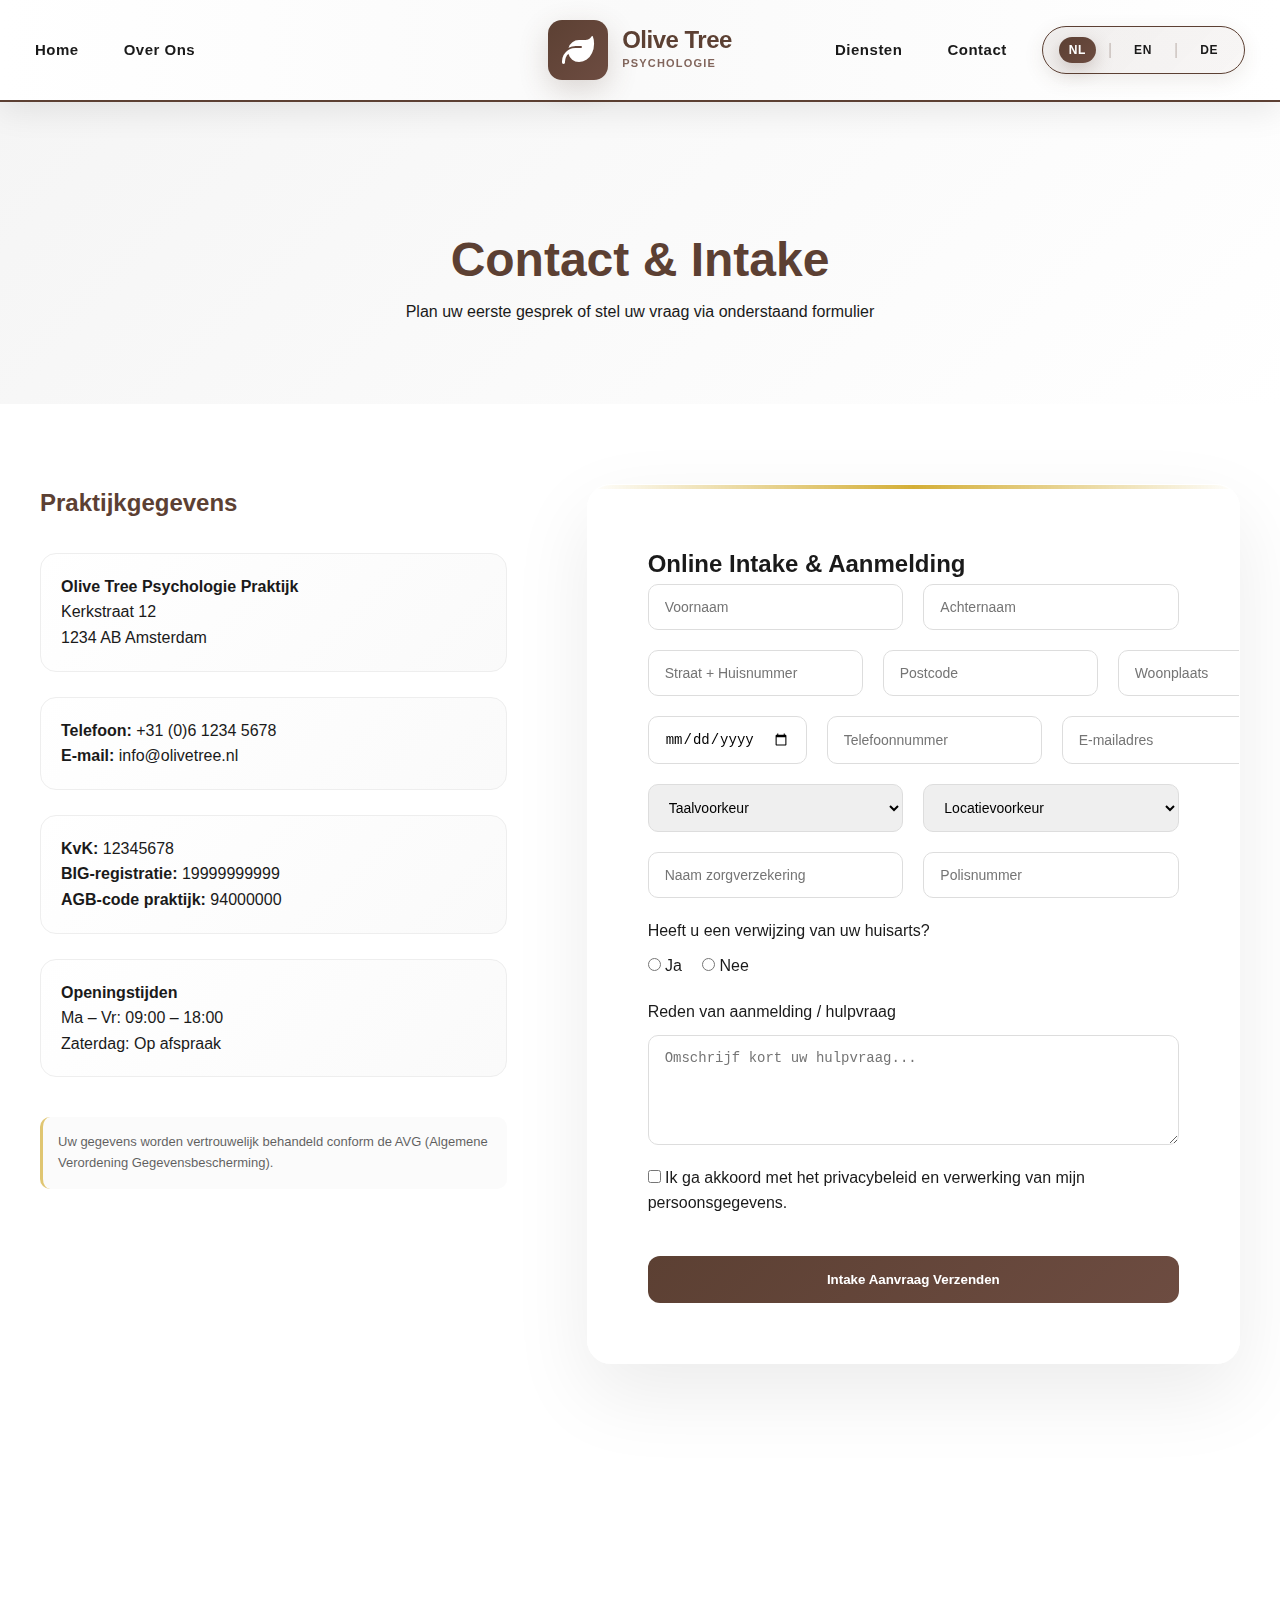
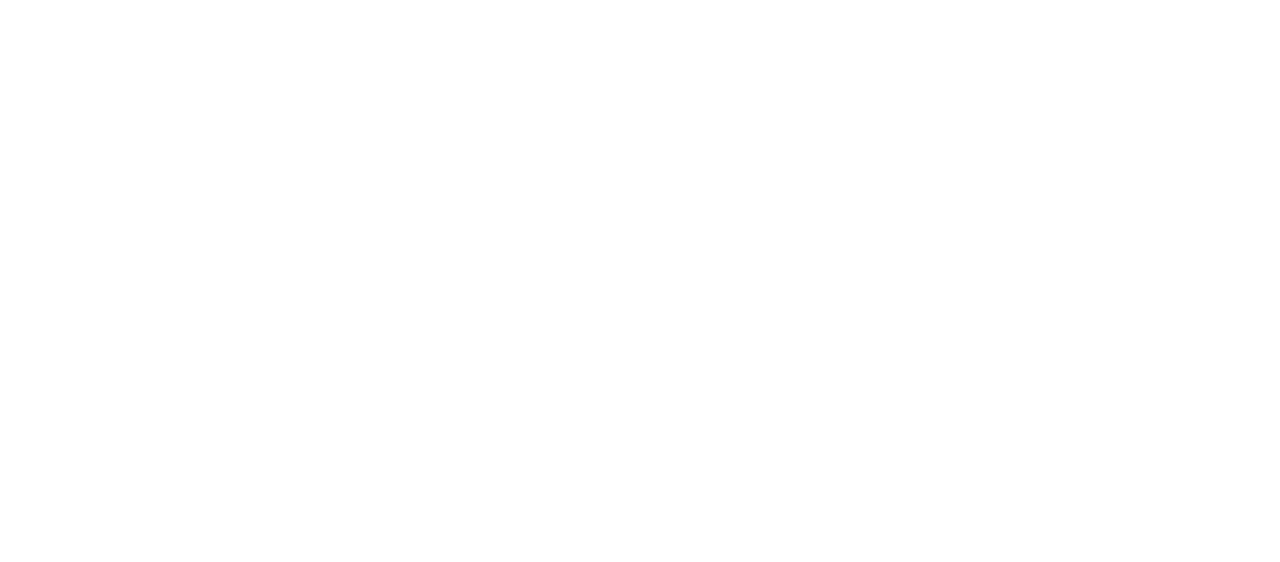
<file: contact.html>
<!DOCTYPE html>
<html lang="nl">
<head>
    <meta charset="UTF-8">
    <meta name="viewport" content="width=device-width, initial-scale=1.0">
    <title>Olive Tree - Premium Navigation</title>
    <link rel="stylesheet" href="css/styles.css">
    <link rel="stylesheet" href="https://cdnjs.cloudflare.com/ajax/libs/font-awesome/6.4.0/css/all.min.css">
</head>
<body>
    <!-- ULTRA LUXURY PREMIUM NAVIGATION BAR -->
    <nav class="navbar">
        <div class="navbar-container">
            
            <!-- LEFT SECTION: Home & Over Ons -->
            <div class="navbar-section navbar-left-section">
                <ul class="nav-menu">
                    <li class="nav-item">
                        <a href="index.html" class="nav-link">Home</a>
                    </li>
                    <li class="nav-item">
                        <a href="overons.html" class="nav-link">Over Ons</a>
                    </li>
                </ul>
            </div>

            <!-- CENTER SECTION: Logo -->
            <div class="navbar-section navbar-center-section">
                <a href="#" class="navbar-logo">
                    <div class="logo-wrapper">
                        <div class="logo-icon">
                            <i class="fas fa-leaf"></i>
                        </div>
                        <div class="logo-content">
                            <h1 class="logo-title">Olive Tree</h1>
                            <p class="logo-subtitle">Psychologie</p>
                        </div>
                    </div>
                </a>
            </div>

            <!-- RIGHT SECTION: Diensten, Contact & Language -->
            <div class="navbar-section navbar-right-section">
                <ul class="nav-menu">
                    <li class="nav-item">
                        <a href="diensten.html" class="nav-link">Diensten</a>
                    </li>
                    <li class="nav-item">
                        <a href="contact.html" class="nav-link">Contact</a>
                    </li>
                </ul>

                <!-- Language Switcher Desktop -->
                <div class="language-switcher-desktop">
                    <button class="lang-btn-desktop active" data-lang="nl" title="Nederlands">
                        <span>NL</span>
                    </button>
                    <span class="lang-divider">|</span>
                    <button class="lang-btn-desktop" data-lang="en" title="English">
                        <span>EN</span>
                    </button>
                    <span class="lang-divider">|</span>
                    <button class="lang-btn-desktop" data-lang="de" title="Deutsch">
                        <span>DE</span>
                    </button>
                </div>
            </div>

            <!-- HAMBURGER MENU (Mobile) -->
            <button class="hamburger" id="hamburger" type="button" aria-label="Menu" aria-expanded="false">
                <span class="hamburger-line"></span>
                <span class="hamburger-line"></span>
                <span class="hamburger-line"></span>
            </button>
        </div>
    </nav>

    <!-- MOBILE MENU OVERLAY -->
    <div class="mobile-menu-overlay" id="mobileMenuOverlay">
        <!-- Mobile Menu Header with Logo -->
        <div class="mobile-menu-header">
            <div class="mobile-logo">
                <div class="mobile-logo-icon">
                    <i class="fas fa-leaf"></i>
                </div>
                <div class="mobile-logo-text">
                    <h2>Olive Tree</h2>
                    <p>Psychologie Praktijk</p>
                </div>
            </div>
            <button class="mobile-menu-close" id="closeMenuBtn" type="button" aria-label="Sluit menu">
                <i class="fas fa-times"></i>
            </button>
        </div>

        <!-- Mobile Navigation Menu -->
        <nav class="mobile-navigation">
            <ul class="mobile-nav-list">
                <li class="mobile-nav-item">
                    <a href="index.html" class="mobile-nav-link">
                        <i class="fas fa-home"></i>
                        <span>Home</span>
                        <i class="fas fa-chevron-right"></i>
                    </a>
                </li>
                <li class="mobile-nav-item">
                    <a href="overons.html" class="mobile-nav-link">
                        <i class="fas fa-user-circle"></i>
                        <span>Over Ons</span>
                        <i class="fas fa-chevron-right"></i>
                    </a>
                </li>
                <li class="mobile-nav-item">
                    <a href="Diensten.html" class="mobile-nav-link">
                        <i class="fas fa-spa"></i>
                        <span>Diensten</span>
                        <i class="fas fa-chevron-right"></i>
                    </a>
                </li>
                <li class="mobile-nav-item">
                    <a href="contact.html" class="mobile-nav-link">
                        <i class="fas fa-envelope"></i>
                        <span>Contact</span>
                        <i class="fas fa-chevron-right"></i>
                    </a>
                </li>
            </ul>
        </nav>

        <!-- Divider -->
        <div class="mobile-menu-divider"></div>

        <!-- Mobile Language Section -->
        <div class="mobile-language-section">
            <h3 class="mobile-lang-heading">Kies Taal</h3>
            <div class="mobile-lang-buttons">
                <button class="mobile-lang-btn active" data-lang="nl">
                    <span class="lang-emoji">🇳🇱</span>
                    <span class="lang-label">Nederlands</span>
                </button>
                <button class="mobile-lang-btn" data-lang="en">
                    <span class="lang-emoji">🇬🇧</span>
                    <span class="lang-label">English</span>
                </button>
                <button class="mobile-lang-btn" data-lang="de">
                    <span class="lang-emoji">🇩🇪</span>
                    <span class="lang-label">Deutsch</span>
                </button>
            </div>
        </div>

        <!-- Mobile Social Section -->
        <div class="mobile-social-section">
            <div class="mobile-social-links">
                <a href="#" class="mobile-social-icon" title="Facebook">
                    <i class="fab fa-facebook-f"></i>
                </a>
                <a href="#" class="mobile-social-icon" title="Instagram">
                    <i class="fab fa-instagram"></i>
                </a>
                <a href="#" class="mobile-social-icon" title="LinkedIn">
                    <i class="fab fa-linkedin-in"></i>
                </a>
            </div>
        </div>

        <!-- Mobile Footer -->
        <div class="mobile-menu-footer">
            <p class="mobile-copyright">&copy; 2026 Olive Tree. Alle rechten voorbehouden.</p>
            <p class="mobile-contact-info">+31 (0)6 1234 5678</p>
        </div>
    </div>

    <section class="contact-hero">
    <div class="contact-hero-inner">
        <h1>Contact & Intake</h1>
        <p>Plan uw eerste gesprek of stel uw vraag via onderstaand formulier</p>
    </div>
</section>

<section class="contact-layout">

    <!-- LEFT SIDE – PRAKTIJKGEGEVENS -->
    <div class="contact-info">

        <h2>Praktijkgegevens</h2>

        <div class="info-block">
            <h4>Olive Tree Psychologie Praktijk</h4>
            <p>Kerkstraat 12<br>
            1234 AB Amsterdam</p>
        </div>

        <div class="info-block">
            <p><strong>Telefoon:</strong> +31 (0)6 1234 5678</p>
            <p><strong>E-mail:</strong> info@olivetree.nl</p>
        </div>

        <div class="info-block">
            <p><strong>KvK:</strong> 12345678</p>
            <p><strong>BIG-registratie:</strong> 19999999999</p>
            <p><strong>AGB-code praktijk:</strong> 94000000</p>
        </div>

        <div class="info-block">
            <h4>Openingstijden</h4>
            <p>Ma – Vr: 09:00 – 18:00</p>
            <p>Zaterdag: Op afspraak</p>
        </div>

        <div class="privacy-note">
            <p>Uw gegevens worden vertrouwelijk behandeld conform de AVG (Algemene Verordening Gegevensbescherming).</p>
        </div>

    </div>

    <!-- RIGHT SIDE – UITGEBREID INTAKE FORMULIER -->
    <div class="contact-form-wrapper">

        <h2>Online Intake & Aanmelding</h2>

        <form class="intake-form">

            <!-- NAW -->
            <div class="form-row">
                <input type="text" placeholder="Voornaam" required>
                <input type="text" placeholder="Achternaam" required>
            </div>

            <div class="form-row">
                <input type="text" placeholder="Straat + Huisnummer" required>
                <input type="text" placeholder="Postcode" required>
                <input type="text" placeholder="Woonplaats" required>
            </div>

            <!-- PERSOONLIJK -->
            <div class="form-row">
                <input type="date" required>
                <input type="tel" placeholder="Telefoonnummer" required>
                <input type="email" placeholder="E-mailadres" required>
            </div>

            <!-- VOORKEUREN -->
            <div class="form-row">
                <select required>
                    <option value="">Taalvoorkeur</option>
                    <option>Nederlands</option>
                    <option>English</option>
                    <option>Deutsch</option>
                </select>

                <select required>
                    <option value="">Locatievoorkeur</option>
                    <option>Amsterdam</option>
                    <option>Online</option>
                </select>
            </div>

            <!-- ZORGVERZEKERING -->
            <div class="form-row">
                <input type="text" placeholder="Naam zorgverzekering" required>
                <input type="text" placeholder="Polisnummer" required>
            </div>

            <!-- VERWIJZING -->
            <div class="form-group">
                <label>Heeft u een verwijzing van uw huisarts?</label>
                <div class="radio-group">
                    <label><input type="radio" name="verwijzing" required> Ja</label>
                    <label><input type="radio" name="verwijzing"> Nee</label>
                </div>
            </div>

            <!-- REDEN -->
            <div class="form-group">
                <label>Reden van aanmelding / hulpvraag</label>
                <textarea rows="5" placeholder="Omschrijf kort uw hulpvraag..." required></textarea>
            </div>

            <!-- AVG -->
            <div class="form-group checkbox-group">
                <label>
                    <input type="checkbox" required>
                    Ik ga akkoord met het privacybeleid en verwerking van mijn persoonsgegevens.
                </label>
            </div>

            <button type="submit" class="submit-btn">
                Intake Aanvraag Verzenden
            </button>

        </form>

    </div>

</section>

<!-- ============================================
     ULTRA PREMIUM FOOTER
============================================ -->
<footer class="footer">

    <!-- SUBTLE TOP GLOW -->
    <div class="footer-glow"></div>

    <div class="footer-container">

        <!-- BRAND -->
        <div class="footer-column footer-brand">
            <div class="footer-logo">
                <div class="footer-logo-icon">🍃</div>
                <div>
                    <h3>Olive Tree</h3>
                    <p>Psychologie Praktijk</p>
                </div>
            </div>

            <p class="footer-description">
                Professionele en persoonlijke psychologische begeleiding in een veilige, warme en vertrouwde omgeving.
            </p>

            <!-- MAP -->
            <div class="footer-map">
                <iframe 
                    src="https://www.google.com/maps?q=Amsterdam&output=embed"
                    loading="lazy">
                </iframe>
            </div>
        </div>

        <!-- NAVIGATIE -->
        <div class="footer-column">
            <h4>Navigatie</h4>
            <ul class="footer-links">
                <li><a href="index.html">Home</a></li>
                <li><a href="overons.html">Over Ons</a></li>
                <li><a href="diensten.html">Diensten</a></li>
                <li><a href="contact.html">Contact</a></li>
            </ul>
        </div>

        <!-- OPENINGSTIJDEN -->
        <div class="footer-column">
            <h4>Openingstijden</h4>
            <ul class="footer-hours">
                <li><span>Ma - Vr</span> 09:00 – 18:00</li>
                <li><span>Zaterdag</span> Op afspraak</li>
                <li><span>Zondag</span> Gesloten</li>
            </ul>
        </div>

        <!-- CONTACT -->
        <div class="footer-column">
            <h4>Contact</h4>
            <ul class="footer-contact">
                <li>📍 Kerkstraat 12, 1234 AB Amsterdam</li>
                <li>📞 +31 (0)6 1234 5678</li>
                <li>✉️ info@olivetree.nl</li>
            </ul>

            <div class="footer-social">
                <a href="#">f</a>
                <a href="#">in</a>
                <a href="#">ig</a>
            </div>
        </div>

    </div>

    <!-- BOTTOM -->
    <div class="footer-bottom">
        <p>© 2026 Olive Tree Psychologie Praktijk | Alle rechten voorbehouden</p>
        <div class="footer-legal">
            <a href="#">Privacybeleid</a>
            <a href="#">Algemene Voorwaarden</a>
        </div>
    </div>

</footer>

    <script src="js/script.js"></script>
</body>
</html>
</file>
<file: css/styles.css>
* {
    margin: 0;
    padding: 0;
    box-sizing: border-box;
}

:root {
    --primary-brown: #5c4033;
    --dark-brown: #3e2723;
    --light-brown: #8d6e63;
    --darker-brown: #2c1810;
    --black: #1a1a1a;
    --white: #ffffff;
    --off-white: #fafafa;
    --light-gray: #f5f5f5;
    --accent-brown: #6d4c41;
    --gold: #d4af37;
    --transition: all 0.35s cubic-bezier(0.4, 0, 0.2, 1);
    --transition-fast: all 0.2s cubic-bezier(0.4, 0, 0.2, 1);
}

html {
    scroll-behavior: smooth;
}

body {
    font-family: 'Segoe UI', Tahoma, Geneva, Verdana, sans-serif;
    color: var(--black);
    background-color: var(--white);
    line-height: 1.6;
}

/* ============================================
   ULTRA LUXURY NAVIGATION BAR
   ============================================ */

.navbar {
    position: sticky;
    top: 0;
    z-index: 1000;
    background: linear-gradient(90deg, var(--white) 0%, var(--off-white) 50%, var(--white) 100%);
    border-bottom: 2px solid var(--primary-brown);
    box-shadow: 0 8px 32px rgba(0, 0, 0, 0.09);
    backdrop-filter: blur(15px);
}

.navbar-container {
    max-width: 1800px;
    margin: 0 auto;
    padding: 0 40px;
    display: flex;
    justify-content: space-between;
    align-items: center;
    height: 100px;
    gap: 50px;
}

/* ============================================
   NAVBAR SECTIONS
   ============================================ */

.navbar-section {
    display: flex;
    align-items: center;
}

.navbar-left-section {
    flex: 1;
    justify-content: flex-start;
}

.navbar-center-section {
    flex: 0 0 auto;
    justify-content: center;
}

.navbar-right-section {
    flex: 1;
    justify-content: flex-end;
    align-items: center;
    gap: 45px;
}

/* ============================================
   NAVIGATION MENU
   ============================================ */

.nav-menu {
    display: flex;
    list-style: none;
    gap: 55px;
    margin: 0;
    align-items: center;
}

.nav-item {
    position: relative;
}

.nav-link {
    color: var(--black);
    text-decoration: none;
    font-weight: 600;
    font-size: 15px;
    letter-spacing: 0.5px;
    position: relative;
    transition: var(--transition);
    padding: 8px 0;
    display: block;
    text-transform: capitalize;
}

.nav-link::after {
    content: '';
    position: absolute;
    bottom: -2px;
    left: 0;
    width: 0;
    height: 2.5px;
    background: linear-gradient(90deg, var(--primary-brown), var(--accent-brown));
    transition: var(--transition);
    border-radius: 2px;
}

.nav-link:hover {
    color: var(--primary-brown);
    transform: translateY(-2px);
}

.nav-link:hover::after {
    width: 100%;
}

.nav-link.active {
    color: var(--primary-brown);
    font-weight: 700;
}

.nav-link.active::after {
    width: 100%;
}

/* ============================================
   CENTER LOGO
   ============================================ */

.navbar-logo {
    text-decoration: none;
    transition: var(--transition);
    display: flex;
    align-items: center;
    justify-content: center;
}

.navbar-logo:hover {
    transform: translateY(-3px);
}

.logo-wrapper {
    display: flex;
    align-items: center;
    gap: 14px;
    padding: 10px 20px;
    border-radius: 18px;
    transition: var(--transition);
}

.navbar-logo:hover .logo-wrapper {
    background: rgba(92, 64, 51, 0.08);
}

.logo-icon {
    width: 60px;
    height: 60px;
    background: linear-gradient(135deg, var(--primary-brown), var(--accent-brown));
    border-radius: 14px;
    display: flex;
    align-items: center;
    justify-content: center;
    font-size: 32px;
    color: var(--white);
    box-shadow: 0 10px 30px rgba(92, 64, 51, 0.2);
    transition: var(--transition);
    position: relative;
    overflow: hidden;
}

.logo-icon::before {
    content: '';
    position: absolute;
    inset: 0;
    background: linear-gradient(135deg, rgba(255, 255, 255, 0.15), rgba(255, 255, 255, 0));
    opacity: 0;
    transition: var(--transition);
}

.navbar-logo:hover .logo-icon {
    box-shadow: 0 14px 40px rgba(92, 64, 51, 0.3);
    transform: scale(1.05);
}

.navbar-logo:hover .logo-icon::before {
    opacity: 1;
}

.logo-icon i {
    animation: leafFloat 3.5s ease-in-out infinite;
}

@keyframes leafFloat {
    0%, 100% {
        transform: translateY(0px) rotate(0deg);
    }
    50% {
        transform: translateY(-5px) rotate(8deg);
    }
}

.logo-content {
    display: flex;
    flex-direction: column;
    gap: 2px;
}

.logo-title {
    font-size: 24px;
    font-weight: 800;
    letter-spacing: -0.5px;
    color: var(--primary-brown);
    margin: 0;
    line-height: 1.1;
}

.logo-subtitle {
    font-size: 11px;
    font-weight: 700;
    letter-spacing: 1.2px;
    color: var(--accent-brown);
    text-transform: uppercase;
    opacity: 0.85;
    margin: 0;
}

/* ============================================
   LANGUAGE SWITCHER DESKTOP
   ============================================ */

.language-switcher-desktop {
    display: flex;
    align-items: center;
    gap: 12px;
    padding: 10px 16px;
    background: linear-gradient(135deg, rgba(92, 64, 51, 0.08), rgba(141, 110, 99, 0.06));
    border-radius: 50px;
    border: 1.5px solid var(--primary-brown);
    box-shadow: 0 6px 20px rgba(92, 64, 51, 0.1);
    transition: var(--transition);
}

.language-switcher-desktop:hover {
    border-color: var(--accent-brown);
    background: linear-gradient(135deg, rgba(92, 64, 51, 0.12), rgba(141, 110, 99, 0.1));
    box-shadow: 0 8px 28px rgba(92, 64, 51, 0.15);
}

.lang-btn-desktop {
    background: none;
    border: none;
    color: var(--black);
    font-weight: 700;
    font-size: 12px;
    cursor: pointer;
    padding: 6px 10px;
    border-radius: 20px;
    transition: var(--transition);
    letter-spacing: 0.6px;
    position: relative;
}

.lang-btn-desktop:hover {
    transform: scale(1.1);
    color: var(--primary-brown);
}

.lang-btn-desktop.active {
    background: linear-gradient(135deg, var(--primary-brown), var(--accent-brown));
    color: var(--white);
    font-weight: 800;
    box-shadow: 0 6px 18px rgba(92, 64, 51, 0.25);
}

.lang-divider {
    color: var(--primary-brown);
    opacity: 0.3;
    font-weight: 300;
}

/* ============================================
   HAMBURGER MENU
   ============================================ */

.hamburger {
    display: none;
    background: none;
    border: none;
    flex-direction: column;
    gap: 6.5px;
    cursor: pointer;
    padding: 12px;
    border-radius: 12px;
    transition: var(--transition);
    width: 50px;
    height: 50px;
    justify-content: center;
    align-items: center;
    position: relative;
    z-index: 1001;
}

.hamburger:hover {
    background-color: rgba(92, 64, 51, 0.1);
}

.hamburger-line {
    width: 26px;
    height: 3px;
    background-color: var(--black);
    border-radius: 2px;
    transition: var(--transition);
    position: relative;
    transform-origin: center;
}

.hamburger.active .hamburger-line:nth-child(1) {
    transform: rotate(45deg) translate(9.5px, 9.5px);
    background-color: var(--primary-brown);
}

.hamburger.active .hamburger-line:nth-child(2) {
    opacity: 0;
    transform: scaleX(0);
}

.hamburger.active .hamburger-line:nth-child(3) {
    transform: rotate(-45deg) translate(9.5px, -9.5px);
    background-color: var(--primary-brown);
}

/* ============================================
   MOBILE MENU OVERLAY
   ============================================ */

.mobile-menu-overlay {
    position: fixed;
    top: 0;
    left: 0;
    right: 0;
    bottom: 0;
    background: linear-gradient(180deg, var(--white) 0%, var(--off-white) 100%);
    opacity: 0;
    visibility: hidden;
    transition: var(--transition);
    z-index: 999;
    overflow-y: auto;
    overflow-x: hidden;
}

.mobile-menu-overlay.active {
    opacity: 1;
    visibility: visible;
}

body.menu-open {
    overflow: hidden;
}

/* Mobile Menu Header */
.mobile-menu-header {
    display: flex;
    justify-content: space-between;
    align-items: center;
    padding: 25px 25px;
    background: linear-gradient(135deg, var(--white) 0%, var(--light-gray) 100%);
    border-bottom: 2px solid var(--primary-brown);
    position: sticky;
    top: 0;
    z-index: 1001;
}

.mobile-logo {
    display: flex;
    align-items: center;
    gap: 12px;
}

.mobile-logo-icon {
    width: 48px;
    height: 48px;
    background: linear-gradient(135deg, var(--primary-brown), var(--accent-brown));
    border-radius: 12px;
    display: flex;
    align-items: center;
    justify-content: center;
    font-size: 26px;
    color: var(--white);
    box-shadow: 0 8px 20px rgba(92, 64, 51, 0.18);
}

.mobile-logo-text h2 {
    font-size: 18px;
    font-weight: 800;
    color: var(--primary-brown);
    margin: 0;
    line-height: 1.1;
}

.mobile-logo-text p {
    font-size: 11px;
    font-weight: 700;
    letter-spacing: 0.8px;
    color: var(--accent-brown);
    text-transform: uppercase;
    margin: 0;
}

/* Mobile Menu Close Button */
.mobile-menu-close {
    background: linear-gradient(135deg, var(--primary-brown), var(--accent-brown));
    border: none;
    font-size: 28px;
    color: var(--white);
    cursor: pointer;
    width: 48px;
    height: 48px;
    display: flex;
    align-items: center;
    justify-content: center;
    border-radius: 12px;
    transition: var(--transition);
    box-shadow: 0 6px 18px rgba(92, 64, 51, 0.2);
}

.mobile-menu-close:active {
    transform: scale(0.92);
}

.mobile-menu-close:hover {
    background: linear-gradient(135deg, var(--dark-brown), var(--primary-brown));
    transform: rotate(90deg);
    box-shadow: 0 10px 28px rgba(92, 64, 51, 0.3);
}

/* Mobile Navigation */
.mobile-navigation {
    padding: 30px 20px;
}

.mobile-nav-list {
    list-style: none;
    display: flex;
    flex-direction: column;
    gap: 0;
    background: linear-gradient(135deg, rgba(92, 64, 51, 0.06), rgba(141, 110, 99, 0.04));
    border-radius: 16px;
    overflow: hidden;
    border: 1.5px solid rgba(92, 64, 51, 0.1);
}

.mobile-nav-item {
    border-bottom: 1px solid rgba(92, 64, 51, 0.08);
    overflow: hidden;
    animation: slideInLeft 0.4s ease-out backwards;
}

.mobile-nav-item:last-child {
    border-bottom: none;
}

.mobile-nav-item:nth-child(1) { animation-delay: 0.05s; }
.mobile-nav-item:nth-child(2) { animation-delay: 0.1s; }
.mobile-nav-item:nth-child(3) { animation-delay: 0.15s; }
.mobile-nav-item:nth-child(4) { animation-delay: 0.2s; }

.mobile-nav-link {
    display: flex;
    align-items: center;
    gap: 14px;
    padding: 20px 22px;
    color: var(--black);
    text-decoration: none;
    font-weight: 600;
    font-size: 16px;
    letter-spacing: 0.3px;
    transition: var(--transition);
    position: relative;
    background: var(--white);
}

.mobile-nav-link i:first-child {
    font-size: 20px;
    color: var(--primary-brown);
    transition: var(--transition);
    width: 24px;
    text-align: center;
}

.mobile-nav-link i:last-child {
    margin-left: auto;
    font-size: 14px;
    color: var(--accent-brown);
    opacity: 0.5;
    transition: var(--transition);
}

.mobile-nav-link::before {
    content: '';
    position: absolute;
    left: 0;
    top: 0;
    bottom: 0;
    width: 4px;
    background: linear-gradient(180deg, var(--primary-brown), var(--accent-brown));
    opacity: 0;
    transition: var(--transition);
}

.mobile-nav-link:hover {
    background: linear-gradient(90deg, rgba(92, 64, 51, 0.1), transparent);
    padding-left: 32px;
    color: var(--primary-brown);
}

.mobile-nav-link:hover::before {
    opacity: 1;
}

.mobile-nav-link:hover i:first-child {
    color: var(--accent-brown);
    transform: translateX(4px);
}

.mobile-nav-link:hover i:last-child {
    opacity: 1;
    transform: translateX(4px);
}

.mobile-nav-link.active {
    color: var(--primary-brown);
    font-weight: 700;
    background: rgba(92, 64, 51, 0.1);
}

.mobile-nav-link.active::before {
    opacity: 1;
}

/* Mobile Menu Divider */
.mobile-menu-divider {
    height: 2px;
    background: linear-gradient(90deg, transparent, var(--primary-brown) 20%, var(--primary-brown) 80%, transparent);
    margin: 25px 30px;
    opacity: 0.5;
}

/* Mobile Language Section */
.mobile-language-section {
    padding: 25px 20px;
    animation: slideInUp 0.4s ease-out 0.25s backwards;
}

.mobile-lang-heading {
    color: var(--primary-brown);
    font-size: 16px;
    margin-bottom: 18px;
    font-weight: 700;
    letter-spacing: 0.5px;
}

.mobile-lang-buttons {
    display: grid;
    grid-template-columns: 1fr;
    gap: 10px;
}

.mobile-lang-btn {
    display: flex;
    align-items: center;
    gap: 12px;
    padding: 16px 18px;
    border: 2px solid var(--primary-brown);
    background-color: var(--white);
    color: var(--black);
    border-radius: 12px;
    cursor: pointer;
    font-weight: 600;
    font-size: 15px;
    transition: var(--transition);
    position: relative;
    overflow: hidden;
}

.lang-emoji {
    font-size: 24px;
}

.lang-label {
    transition: var(--transition);
}

.mobile-lang-btn::before {
    content: '';
    position: absolute;
    inset: 0;
    background: linear-gradient(135deg, var(--primary-brown), var(--accent-brown));
    opacity: 0;
    z-index: -1;
    transition: var(--transition);
}

.mobile-lang-btn:hover {
    transform: translateX(6px);
    border-color: var(--accent-brown);
}

.mobile-lang-btn.active {
    background: linear-gradient(135deg, var(--primary-brown), var(--accent-brown));
    color: var(--white);
    border-color: var(--primary-brown);
    box-shadow: 0 10px 30px rgba(92, 64, 51, 0.25);
    font-weight: 700;
}

/* Mobile Social Section */
.mobile-social-section {
    padding: 25px 20px;
    border-top: 1px solid rgba(92, 64, 51, 0.1);
    animation: slideInUp 0.4s ease-out 0.3s backwards;
}

.mobile-social-links {
    display: flex;
    justify-content: center;
    gap: 14px;
}

.mobile-social-icon {
    display: flex;
    align-items: center;
    justify-content: center;
    width: 50px;
    height: 50px;
    background: linear-gradient(135deg, var(--primary-brown), var(--accent-brown));
    color: var(--white);
    border-radius: 12px;
    font-size: 18px;
    transition: var(--transition);
    text-decoration: none;
    box-shadow: 0 6px 18px rgba(92, 64, 51, 0.15);
}

.mobile-social-icon:hover {
    background: linear-gradient(135deg, var(--dark-brown), var(--primary-brown));
    transform: translateY(-5px);
    box-shadow: 0 10px 30px rgba(92, 64, 51, 0.25);
}

/* Mobile Footer */
.mobile-menu-footer {
    padding: 25px 20px;
    text-align: center;
    border-top: 1px solid rgba(92, 64, 51, 0.1);
    animation: slideInUp 0.4s ease-out 0.35s backwards;
}

.mobile-copyright {
    color: var(--black);
    opacity: 0.6;
    font-size: 12px;
    font-weight: 600;
    margin: 0 0 10px 0;
    letter-spacing: 0.3px;
}

.mobile-contact-info {
    color: var(--primary-brown);
    font-weight: 700;
    font-size: 15px;
    margin: 0;
}
/* ==========================================
   PREMIUM HERO SECTION
========================================== */

.hero-premium {
    display: grid;
    grid-template-columns: 1fr auto 1fr;
    align-items: center;
    min-height: 90vh;
    background: linear-gradient(135deg, var(--light-gray), var(--white));
    position: relative;
    overflow: hidden;
}

/* SIDE IMAGES */
.hero-side {
    height: 100vh;
    width: 100%;
    overflow: hidden;
}

.hero-side img {
    width: 100%;
    height: 100%;
    object-fit: cover;
    border-radius: 0; /* BELANGRIJK */
    box-shadow: none; /* BELANGRIJK */
}

.hero-side img:hover {
    transform: scale(1.03);
}

/* CENTER CONTENT */
.hero-center {
    text-align: center;
    padding: 0 60px;
    z-index: 2;
}
.hero-left::after,
.hero-right::after {
    content: "";
    position: absolute;
    top: 0;
    width: 100px;
    height: 100%;
    pointer-events: none;
}

.hero-left::after {
    right: 0;
    background: linear-gradient(to right, transparent, white);
}

.hero-right::after {
    left: 0;
    background: linear-gradient(to left, transparent, white);
}

/* LOGO */
.hero-logo-icon {
    width: 90px;
    height: 90px;
    margin: 0 auto 25px;
    background: linear-gradient(135deg, var(--primary-brown), var(--accent-brown));
    border-radius: 20px;
    display: flex;
    align-items: center;
    justify-content: center;
    font-size: 42px;
    color: white;
    box-shadow: 0 20px 50px rgba(92,64,51,0.25);
}

.hero-logo h1 {
    font-size: 56px;
    font-weight: 800;
    color: var(--primary-brown);
    letter-spacing: -1px;
}

.hero-logo p {
    text-transform: uppercase;
    letter-spacing: 3px;
    font-size: 14px;
    color: var(--accent-brown);
    margin-top: 8px;
}

/* BUTTONS */
.hero-buttons {
    margin-top: 40px;
    display: flex;
    gap: 25px;
    justify-content: center;
}

.btn-primary,
.btn-secondary {
    padding: 16px 34px;
    border-radius: 50px;
    text-decoration: none;
    font-weight: 700;
    letter-spacing: 1px;
    font-size: 14px;
    transition: 0.4s ease;
    position: relative;
    overflow: hidden;
}

/* Primary Button */
.btn-primary {
    background: linear-gradient(135deg, var(--primary-brown), var(--accent-brown));
    color: white;
    box-shadow: 0 15px 35px rgba(92,64,51,0.25);
}

.btn-primary:hover {
    transform: translateY(-4px);
    box-shadow: 0 25px 60px rgba(92,64,51,0.35);
}

/* Secondary Button */
.btn-secondary {
    border: 2px solid var(--primary-brown);
    color: var(--primary-brown);
    background: white;
}

.btn-secondary:hover {
    background: var(--primary-brown);
    color: white;
    transform: translateY(-4px);
}

/* Fade animation */
@keyframes fadeUp {
    from { opacity: 0; transform: translateY(40px); }
    to { opacity: 1; transform: translateY(0); }
}

/* ============================================
   DEMO CONTENT
   ============================================ */

.demo-section {
    min-height: 600px;
    padding: 100px 40px;
    display: flex;
    align-items: center;
    justify-content: center;
    border-bottom: 1px solid #eee;
}

.hero-section {
    background: linear-gradient(135deg, var(--light-gray) 0%, var(--white) 100%);
    min-height: 700px;
}

.demo-section:nth-child(odd) {
    background-color: var(--light-gray);
}

.demo-inner {
    text-align: center;
}

.demo-inner h2 {
    font-size: 52px;
    color: var(--primary-brown);
    margin-bottom: 20px;
    font-weight: 800;
    letter-spacing: -1px;
}

.demo-inner p {
    font-size: 20px;
    color: var(--black);
    opacity: 0.7;
}

/* ============================================
   ANIMATIONS
   ============================================ */

@keyframes slideInLeft {
    from {
        opacity: 0;
        transform: translateX(-30px);
    }
    to {
        opacity: 1;
        transform: translateX(0);
    }
}

@keyframes slideInUp {
    from {
        opacity: 0;
        transform: translateY(20px);
    }
    to {
        opacity: 1;
        transform: translateY(0);
    }
}

/* CONTACT HERO */
.contact-hero {
    padding: 120px 40px 80px;
    background: linear-gradient(135deg, var(--light-gray), var(--white));
    text-align: center;
}

.contact-hero h1 {
    font-size: 48px;
    color: var(--primary-brown);
    font-weight: 800;
}

.contact-layout {
    max-width: 1400px;
    margin: 0 auto;
    padding: 80px 40px;
    display: grid;
    grid-template-columns: 1fr 1.4fr;
    gap: 80px;
}

/* INFO */
.contact-info h2 {
    margin-bottom: 30px;
    color: var(--primary-brown);
}

.info-block {
    margin-bottom: 25px;
}

.privacy-note {
    margin-top: 40px;
    font-size: 13px;
    opacity: 0.7;
}

/* FORM */
/* ==========================================
   ULTRA LUXURY CONTACT UPGRADE
========================================== */

/* Glass effect wrapper */
.contact-form-wrapper {
    background: rgba(255,255,255,0.65);
    backdrop-filter: blur(25px);
    border-radius: 24px;
    padding: 60px;
    box-shadow: 0 30px 80px rgba(0,0,0,0.08);
    border: 1px solid rgba(255,255,255,0.6);
    position: relative;
    overflow: hidden;
    animation: fadeUp 1s ease forwards;
}

/* Gold accent top line */
.contact-form-wrapper::before {
    content: "";
    position: absolute;
    top: 0;
    left: 0;
    width: 100%;
    height: 4px;
    background: linear-gradient(90deg, transparent, var(--gold), transparent);
}

/* Floating labels */
.floating-group {
    position: relative;
    margin-bottom: 25px;
}

.floating-group input,
.floating-group textarea,
.floating-group select {
    width: 100%;
    padding: 18px 16px;
    border-radius: 14px;
    border: 1.5px solid #e5e5e5;
    font-size: 14px;
    background: white;
    transition: 0.3s ease;
}

.floating-group label {
    position: absolute;
    left: 16px;
    top: 18px;
    font-size: 14px;
    color: #888;
    pointer-events: none;
    transition: 0.3s ease;
    background: white;
    padding: 0 6px;
}

/* When focused or filled */
.floating-group input:focus + label,
.floating-group input:not(:placeholder-shown) + label,
.floating-group textarea:focus + label,
.floating-group textarea:not(:placeholder-shown) + label,
.floating-group select:focus + label,
.floating-group select:valid + label {
    top: -8px;
    font-size: 12px;
    color: var(--primary-brown);
}

/* Input glow */
.floating-group input:focus,
.floating-group textarea:focus,
.floating-group select:focus {
    border-color: var(--primary-brown);
    box-shadow: 0 0 0 4px rgba(92,64,51,0.12);
    outline: none;
}

/* Submit shimmer effect */
.submit-btn {
    position: relative;
    overflow: hidden;
}

.submit-btn::after {
    content: "";
    position: absolute;
    top: 0;
    left: -100%;
    width: 60%;
    height: 100%;
    background: linear-gradient(
        120deg,
        transparent,
        rgba(255,255,255,0.6),
        transparent
    );
    transform: skewX(-20deg);
}

.submit-btn:hover::after {
    animation: shimmer 1s ease;
}

@keyframes shimmer {
    100% {
        left: 130%;
    }
}

/* Info blocks luxury */
.contact-info {
    animation: fadeLeft 1s ease forwards;
}

.info-block {
    padding: 20px;
    border-radius: 16px;
    background: linear-gradient(135deg, #ffffff, #fafafa);
    transition: 0.3s ease;
    border: 1px solid #eee;
}

.info-block:hover {
    transform: translateY(-6px);
    box-shadow: 0 20px 40px rgba(0,0,0,0.06);
}

/* Privacy note elegant */
.privacy-note {
    padding: 15px;
    border-left: 3px solid var(--gold);
    background: #fafafa;
    border-radius: 10px;
}

/* Section entrance animations */
@keyframes fadeUp {
    from { opacity:0; transform:translateY(40px);}
    to { opacity:1; transform:translateY(0);}
}

@keyframes fadeLeft {
    from { opacity:0; transform:translateX(-40px);}
    to { opacity:1; transform:translateX(0);}
}


.intake-form {
    display: flex;
    flex-direction: column;
    gap: 20px;
}

.form-row {
    display: flex;
    gap: 20px;
}

.form-row input,
.form-row select {
    flex: 1;
}

input,
select,
textarea {
    padding: 14px 16px;
    border: 1.5px solid #ddd;
    border-radius: 10px;
    font-size: 14px;
    transition: var(--transition-fast);
}

input:focus,
select:focus,
textarea:focus {
    border-color: var(--primary-brown);
    outline: none;
}

.form-group {
    display: flex;
    flex-direction: column;
    gap: 10px;
}

.radio-group {
    display: flex;
    gap: 20px;
}

.submit-btn {
    margin-top: 20px;
    padding: 16px;
    background: linear-gradient(135deg, var(--primary-brown), var(--accent-brown));
    color: white;
    border: none;
    border-radius: 12px;
    font-weight: 700;
    cursor: pointer;
    transition: var(--transition);
}

.submit-btn:hover {
    transform: translateY(-3px);
}

/* RESPONSIVE */
@media (max-width: 1024px) {
    .contact-layout {
        grid-template-columns: 1fr;
    }

    .form-row {
        flex-direction: column;
    }
}


/* ==============================
   ULTRA FOOTER
============================== */

.footer {
    position: relative;
    background: linear-gradient(180deg, #3e2723, #2c1c18);
    color: white;
    padding-top: 100px;
    overflow: hidden;
}

/* TOP GLOW */
.footer-glow {
    position: absolute;
    top: 0;
    left: 50%;
    transform: translateX(-50%);
    width: 60%;
    height: 4px;
    background: linear-gradient(90deg, transparent, #c6a35a, transparent);
    box-shadow: 0 0 20px rgba(198,163,90,0.6);
}

/* GRID */
.footer-container {
    max-width: 1800px;
    margin: 0 auto;
    padding: 0 40px 80px;
    display: grid;
    grid-template-columns: repeat(4, 1fr);
    gap: 70px;
}

/* HEADINGS */
.footer-column h4 {
    margin-bottom: 25px;
    font-size: 14px;
    text-transform: uppercase;
    letter-spacing: 2px;
    color: #c6a35a;
}

/* BRAND */
.footer-logo {
    display: flex;
    align-items: center;
    gap: 15px;
}

.footer-logo-icon {
    width: 55px;
    height: 55px;
    border-radius: 14px;
    background: linear-gradient(135deg, #5c4033, #6d4c41);
    display: flex;
    align-items: center;
    justify-content: center;
    font-size: 26px;
}

.footer-description {
    margin-top: 20px;
    opacity: 0.8;
    line-height: 1.7;
}

/* MAP */
.footer-map {
    margin-top: 25px;
    border-radius: 14px;
    overflow: hidden;
    box-shadow: 0 10px 30px rgba(0,0,0,0.3);
}

.footer-map iframe {
    width: 100%;
    height: 200px;
    border: none;
}

/* LINKS */
.footer-links,
.footer-contact,
.footer-hours {
    list-style: none;
    padding: 0;
}

.footer-links li,
.footer-contact li,
.footer-hours li {
    margin-bottom: 14px;
    font-size: 14px;
    opacity: 0.85;
}

.footer-links a {
    color: white;
    text-decoration: none;
    transition: 0.3s;
}

.footer-links a:hover {
    color: #c6a35a;
}

/* HOURS */
.footer-hours span {
    display: inline-block;
    width: 100px;
    font-weight: 600;
}

/* SOCIAL */
.footer-social {
    margin-top: 20px;
    display: flex;
    gap: 15px;
}

.footer-social a {
    width: 42px;
    height: 42px;
    background: linear-gradient(135deg, #5c4033, #6d4c41);
    display: flex;
    align-items: center;
    justify-content: center;
    border-radius: 10px;
    color: white;
    font-weight: bold;
    text-decoration: none;
    transition: 0.3s;
}

.footer-social a:hover {
    transform: translateY(-5px);
    background: linear-gradient(135deg, #c6a35a, #6d4c41);
}

/* BOTTOM */
.footer-bottom {
    border-top: 1px solid rgba(255,255,255,0.15);
    padding: 25px 40px;
    display: flex;
    justify-content: space-between;
    font-size: 13px;
    opacity: 0.8;
}

.footer-legal a {
    margin-left: 20px;
    color: white;
    text-decoration: none;
}

.footer-legal a:hover {
    color: #c6a35a;
}

/* ANIMATION */
.footer {
    opacity: 0;
    transform: translateY(50px);
    transition: all 0.8s ease;
}

.footer.visible {
    opacity: 1;
    transform: translateY(0);
}

/* RESPONSIVE */
@media (max-width: 1024px) {
    .footer-container {
        grid-template-columns: repeat(2, 1fr);
    }
}

@media (max-width: 768px) {
    .footer-container {
        grid-template-columns: 1fr;
        text-align: center;
    }

    .footer-bottom {
        flex-direction: column;
        gap: 10px;
        text-align: center;
    }

    .footer-hours span {
        width: auto;
        display: block;
    }
}

/* ============================================
   RESPONSIVE DESIGN
   ============================================ */

@media (max-width: 1400px) {
    .navbar-container {
        padding: 0 35px;
        gap: 40px;
    }

    .nav-menu {
        gap: 45px;
    }

    .navbar-right-section {
        gap: 35px;
    }
}

@media (max-width: 1200px) {
    .navbar-container {
        padding: 0 30px;
        gap: 30px;
        height: 95px;
    }

    .nav-menu {
        gap: 35px;
    }

    .navbar-right-section {
        gap: 30px;
    }

    .nav-link {
        font-size: 14px;
    }

    .logo-title {
        font-size: 22px;
    }

    .logo-icon {
        width: 55px;
        height: 55px;
        font-size: 28px;
    }
}

@media (max-width: 1024px) {
    .navbar-container {
        padding: 0 25px;
        gap: 20px;
        height: 90px;
    }

    .nav-menu {
        gap: 25px;
    }

    .navbar-right-section {
        gap: 20px;
    }

    .nav-link {
        font-size: 13px;
    }

    .logo-wrapper {
        padding: 8px 15px;
        gap: 10px;
    }

    .logo-icon {
        width: 50px;
        height: 50px;
        font-size: 26px;
    }

    .logo-title {
        font-size: 20px;
    }

    .logo-subtitle {
        font-size: 10px;
    }
    .hero-premium {
        grid-template-columns: 1fr;
        text-align: center;
    }

    .hero-side {
        display: none;
    }

    .hero-center {
        padding: 0;
    }

    .hero-logo h1 {
        font-size: 38px;
    }

    .hero-buttons {
        flex-direction: column;
        gap: 15px;
    }
}

@media (max-width: 768px) {
    .navbar-container {
        padding: 0 20px;
        height: 75px;
        gap: 15px;
    }

    .navbar-left-section {
        display: none;
    }

    .navbar-right-section {
        display: none;
    }

    .navbar-center-section {
        flex: 1;
    }

    .hamburger {
        display: flex;
    }

    .logo-content {
        display: none;
    }

    .logo-icon {
        width: 48px;
        height: 48px;
        font-size: 24px;
    }

    .logo-wrapper {
        padding: 0;
    }

    .demo-section {
        padding: 60px 20px;
        min-height: 400px;
    }

    .demo-inner h2 {
        font-size: 32px;
    }

    .demo-inner p {
        font-size: 16px;
    }

    .mobile-nav-link {
        padding: 18px 20px;
    }

    .mobile-lang-btn {
        padding: 14px 16px;
        font-size: 14px;
    }
}

@media (max-width: 480px) {
    .navbar-container {
        height: 70px;
        padding: 0 15px;
    }

    .logo-icon {
        width: 44px;
        height: 44px;
        font-size: 22px;
    }

    .hamburger {
        width: 45px;
        height: 45px;
    }

    .hamburger-line {
        width: 24px;
    }

    .mobile-menu-header {
        padding: 20px;
    }

    .mobile-logo-icon {
        width: 42px;
        height: 42px;
        font-size: 22px;
    }

    .mobile-menu-close {
        width: 44px;
        height: 44px;
        font-size: 24px;
    }

    .mobile-nav-link {
        padding: 16px 18px;
        font-size: 14px;
    }

    .mobile-lang-btn {
        padding: 12px 14px;
        font-size: 13px;
    }

    .demo-section {
        padding: 40px 15px;
        min-height: 300px;
    }

    .demo-inner h2 {
        font-size: 24px;
    }

    .demo-inner p {
        font-size: 14px;
    }
}

@media (max-width: 360px) {
    .navbar-container {
        height: 65px;
        padding: 0 12px;
    }

    .logo-icon {
        width: 40px;
        height: 40px;
        font-size: 20px;
    }

    .mobile-menu-header {
        padding: 18px;
    }

    .mobile-nav-link {
        padding: 14px 16px;
        font-size: 13px;
    }

    .mobile-lang-heading {
        font-size: 14px;
        margin-bottom: 12px;
    }
}
</file>
